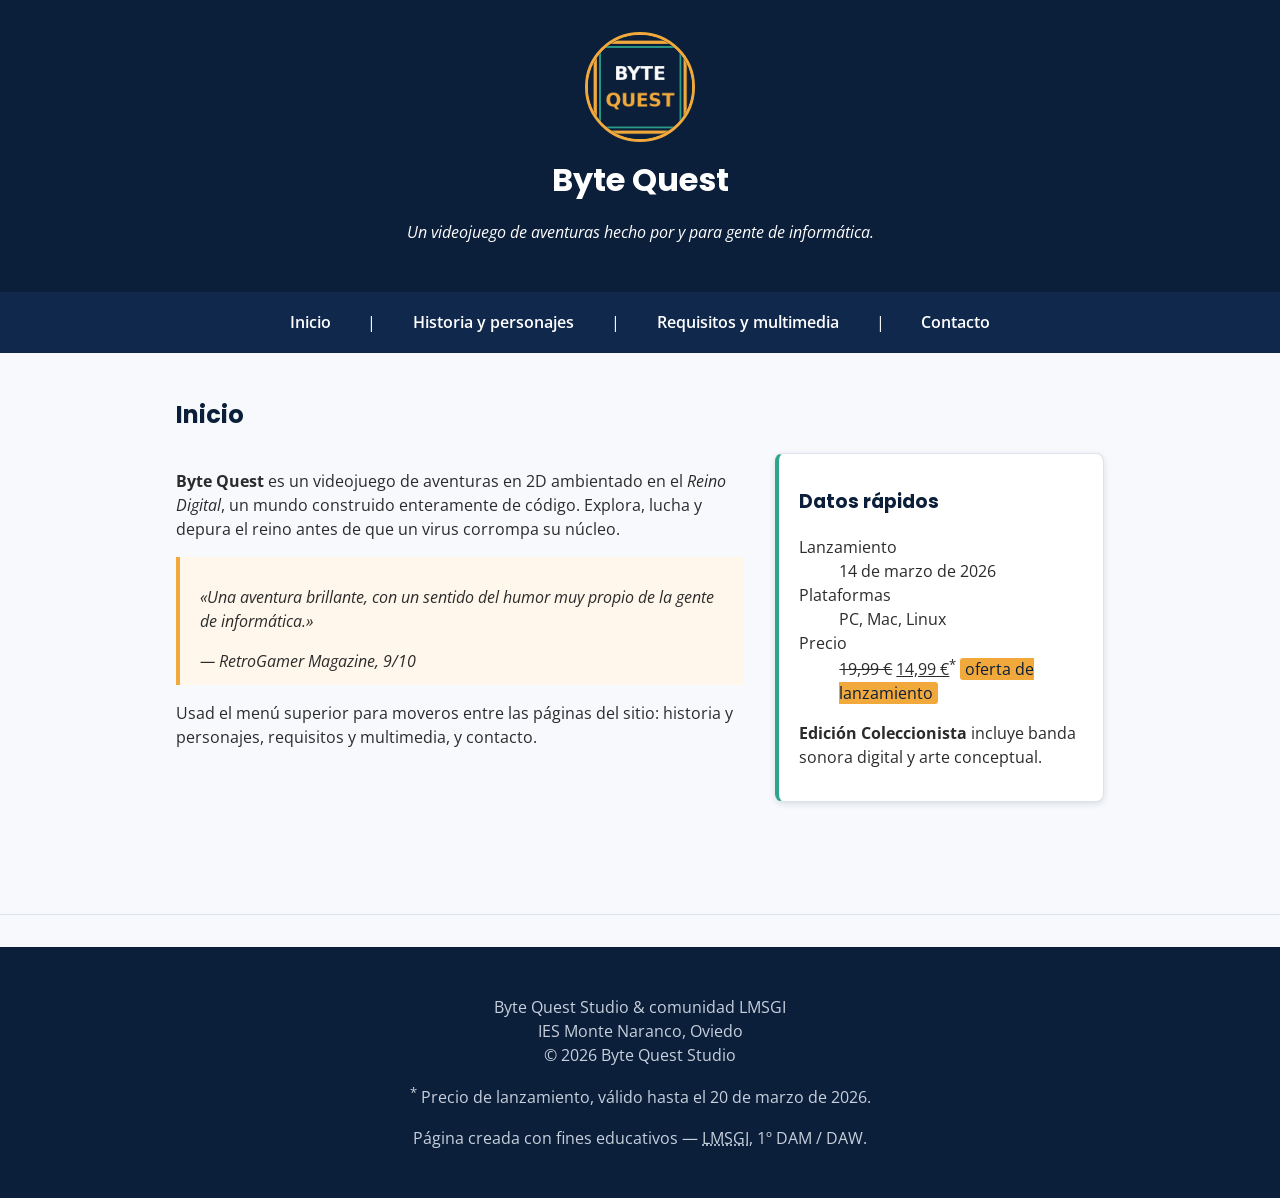
<file: index.html>
<!DOCTYPE html>
<html lang="es">
<head>
  <meta charset="UTF-8">
  <meta name="viewport" content="width=device-width, initial-scale=1">
  <meta name="description" content="Byte Quest: videojuego de aventuras ambientado en el Reino Digital. Sitio oficial en varias páginas.">
  <title>Byte Quest — Inicio</title>
  <link rel="icon" href="images/logo-bytequest.png">
  <link rel="stylesheet" href="css/estilos.css">
</head>
<body>

  <header id="cabecera">
    <img src="images/logo-bytequest.png" alt="Logotipo de Byte Quest" width="110" height="110" class="logo">
    <h1>Byte Quest</h1>
    <p><em>Un videojuego de aventuras hecho por y para gente de informática.</em></p>
  </header>

  <nav class="menu" id="menu-principal">
    <a href="index.html">Inicio</a> |
    <a href="html/historia.html">Historia y personajes</a> |
    <a href="html/requisitos.html">Requisitos y multimedia</a> |
    <a href="html/contacto.html">Contacto</a>
  </nav>

  <main>
    <section id="inicio">
      <h2>Inicio</h2>
      <div class="layout-inicio">
        <article class="articulo-principal">
          <p>
            <strong>Byte Quest</strong> es un videojuego de aventuras en 2D
            ambientado en el <em>Reino Digital</em>, un mundo construido
            enteramente de código. Explora, lucha y depura el reino antes
            de que un virus corrompa su núcleo.
          </p>
          <blockquote>
            <p>«Una aventura brillante, con un sentido del humor muy propio
            de la gente de informática.»</p>
            <cite>— RetroGamer Magazine, 9/10</cite>
          </blockquote>
          <p>Usad el menú superior para moveros entre las páginas del sitio:
          historia y personajes, requisitos y multimedia, y contacto.</p>
        </article>
        <aside class="datos-rapidos">
          <h3>Datos rápidos</h3>
          <dl>
            <dt>Lanzamiento</dt>
            <dd>14 de marzo de 2026</dd>
            <dt>Plataformas</dt>
            <dd>PC, Mac, Linux</dd>
            <dt>Precio</dt>
            <dd><del>19,99&nbsp;&euro;</del> <ins>14,99&nbsp;&euro;</ins><sup>*</sup> <mark>oferta de lanzamiento</mark></dd>
          </dl>
          <p><b>Edición Coleccionista</b> incluye banda sonora digital y arte conceptual.</p>
        </aside>
      </div>
    </section>
  </main>

  <hr>

  <footer id="pie">
    <p>Byte Quest Studio &amp; comunidad LMSGI<br>
    IES Monte Naranco, Oviedo<br>
    &copy; 2026 Byte Quest Studio</p>
    <p><sup>*</sup> Precio de lanzamiento, válido hasta el 20 de marzo de 2026.</p>
    <p>Página creada con fines educativos — <abbr title="Lenguajes de Marcas y Sistemas de Gestión de Información">LMSGI</abbr>, 1&ordm; DAM / DAW.</p>
  </footer>

</body>
</html>
</file>
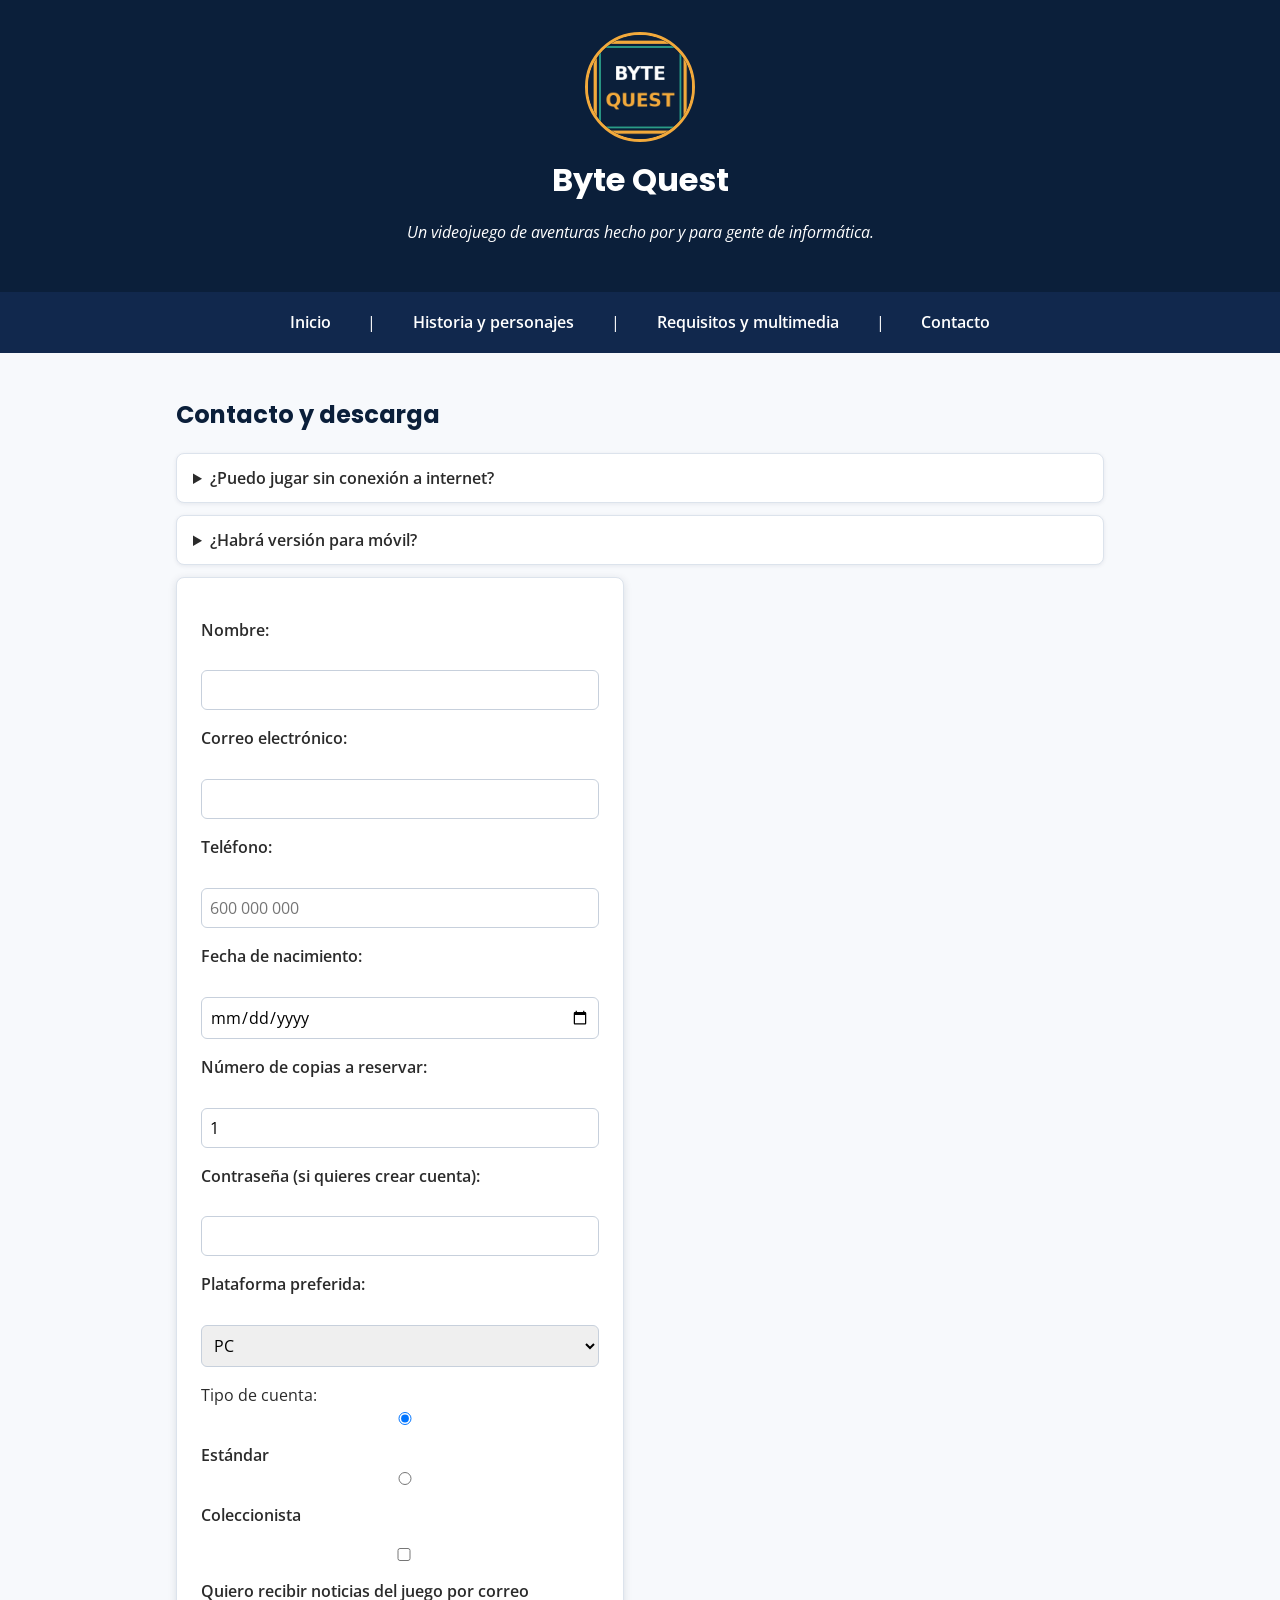
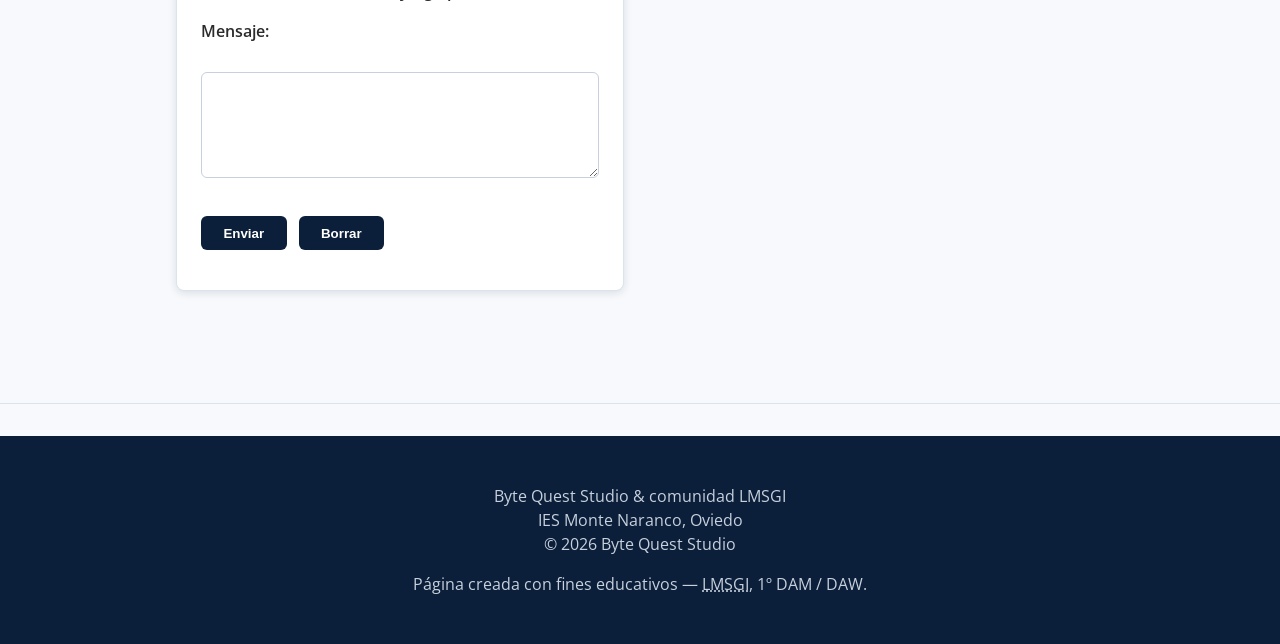
<file: html/contacto.html>
<!DOCTYPE html>
<html lang="es">
<head>
  <meta charset="UTF-8">
  <meta name="viewport" content="width=device-width, initial-scale=1">
  <meta name="description" content="Byte Quest: preguntas frecuentes y formulario de contacto y reserva.">
  <title>Byte Quest — Contacto</title>
  <link rel="icon" href="../images/logo-bytequest.png">
  <link rel="stylesheet" href="../css/estilos.css">
</head>
<body>

  <header id="cabecera">
    <img src="../images/logo-bytequest.png" alt="Logotipo de Byte Quest" width="110" height="110" class="logo">
    <h1>Byte Quest</h1>
    <p><em>Un videojuego de aventuras hecho por y para gente de informática.</em></p>
  </header>

  <nav class="menu" id="menu-principal">
    <a href="../index.html">Inicio</a> |
    <a href="historia.html">Historia y personajes</a> |
    <a href="requisitos.html">Requisitos y multimedia</a> |
    <a href="contacto.html">Contacto</a>
  </nav>

  <main>
    <section id="contacto">
      <h2>Contacto y descarga</h2>

      <details>
        <summary>¿Puedo jugar sin conexión a internet?</summary>
        <p>Sí, Byte Quest es un juego para un solo jugador y no necesita
        conexión, salvo para las actualizaciones.</p>
      </details>
      <details>
        <summary>¿Habrá versión para móvil?</summary>
        <p>Está prevista una versión para Android e iOS a finales de 2026.</p>
      </details>

      <form action="/contacto" method="post" id="formulario-contacto">
        <p>
          <label for="nombre">Nombre:</label><br>
          <input type="text" id="nombre" name="nombre" required>
        </p>
        <p>
          <label for="email">Correo electrónico:</label><br>
          <input type="email" id="email" name="email" required>
        </p>
        <p>
          <label for="telefono">Teléfono:</label><br>
          <input type="tel" id="telefono" name="telefono" placeholder="600 000 000">
        </p>
        <p>
          <label for="nacimiento">Fecha de nacimiento:</label><br>
          <input type="date" id="nacimiento" name="nacimiento">
        </p>
        <p>
          <label for="copias">Número de copias a reservar:</label><br>
          <input type="number" id="copias" name="copias" min="1" max="5" value="1">
        </p>
        <p>
          <label for="password">Contraseña (si quieres crear cuenta):</label><br>
          <input type="password" id="password" name="password">
        </p>
        <p>
          <label for="plataforma">Plataforma preferida:</label><br>
          <select id="plataforma" name="plataforma">
            <option value="pc">PC</option>
            <option value="mac">Mac</option>
            <option value="linux">Linux</option>
          </select>
        </p>
        <p>
          Tipo de cuenta:<br>
          <input type="radio" id="estandar" name="cuenta" value="estandar" checked>
          <label for="estandar">Estándar</label>
          <input type="radio" id="coleccionista" name="cuenta" value="coleccionista">
          <label for="coleccionista">Coleccionista</label>
        </p>
        <p>
          <input type="checkbox" id="newsletter" name="newsletter">
          <label for="newsletter">Quiero recibir noticias del juego por correo</label>
        </p>
        <p>
          <label for="mensaje">Mensaje:</label><br>
          <textarea id="mensaje" name="mensaje" rows="4" cols="40"></textarea>
        </p>
        <p>
          <button type="submit">Enviar</button>
          <button type="reset">Borrar</button>
        </p>
      </form>
    </section>
  </main>

  <hr>

  <footer id="pie">
    <p>Byte Quest Studio &amp; comunidad LMSGI<br>
    IES Monte Naranco, Oviedo<br>
    &copy; 2026 Byte Quest Studio</p>
    <p>Página creada con fines educativos — <abbr title="Lenguajes de Marcas y Sistemas de Gestión de Información">LMSGI</abbr>, 1&ordm; DAM / DAW.</p>
  </footer>

</body>
</html>
</file>
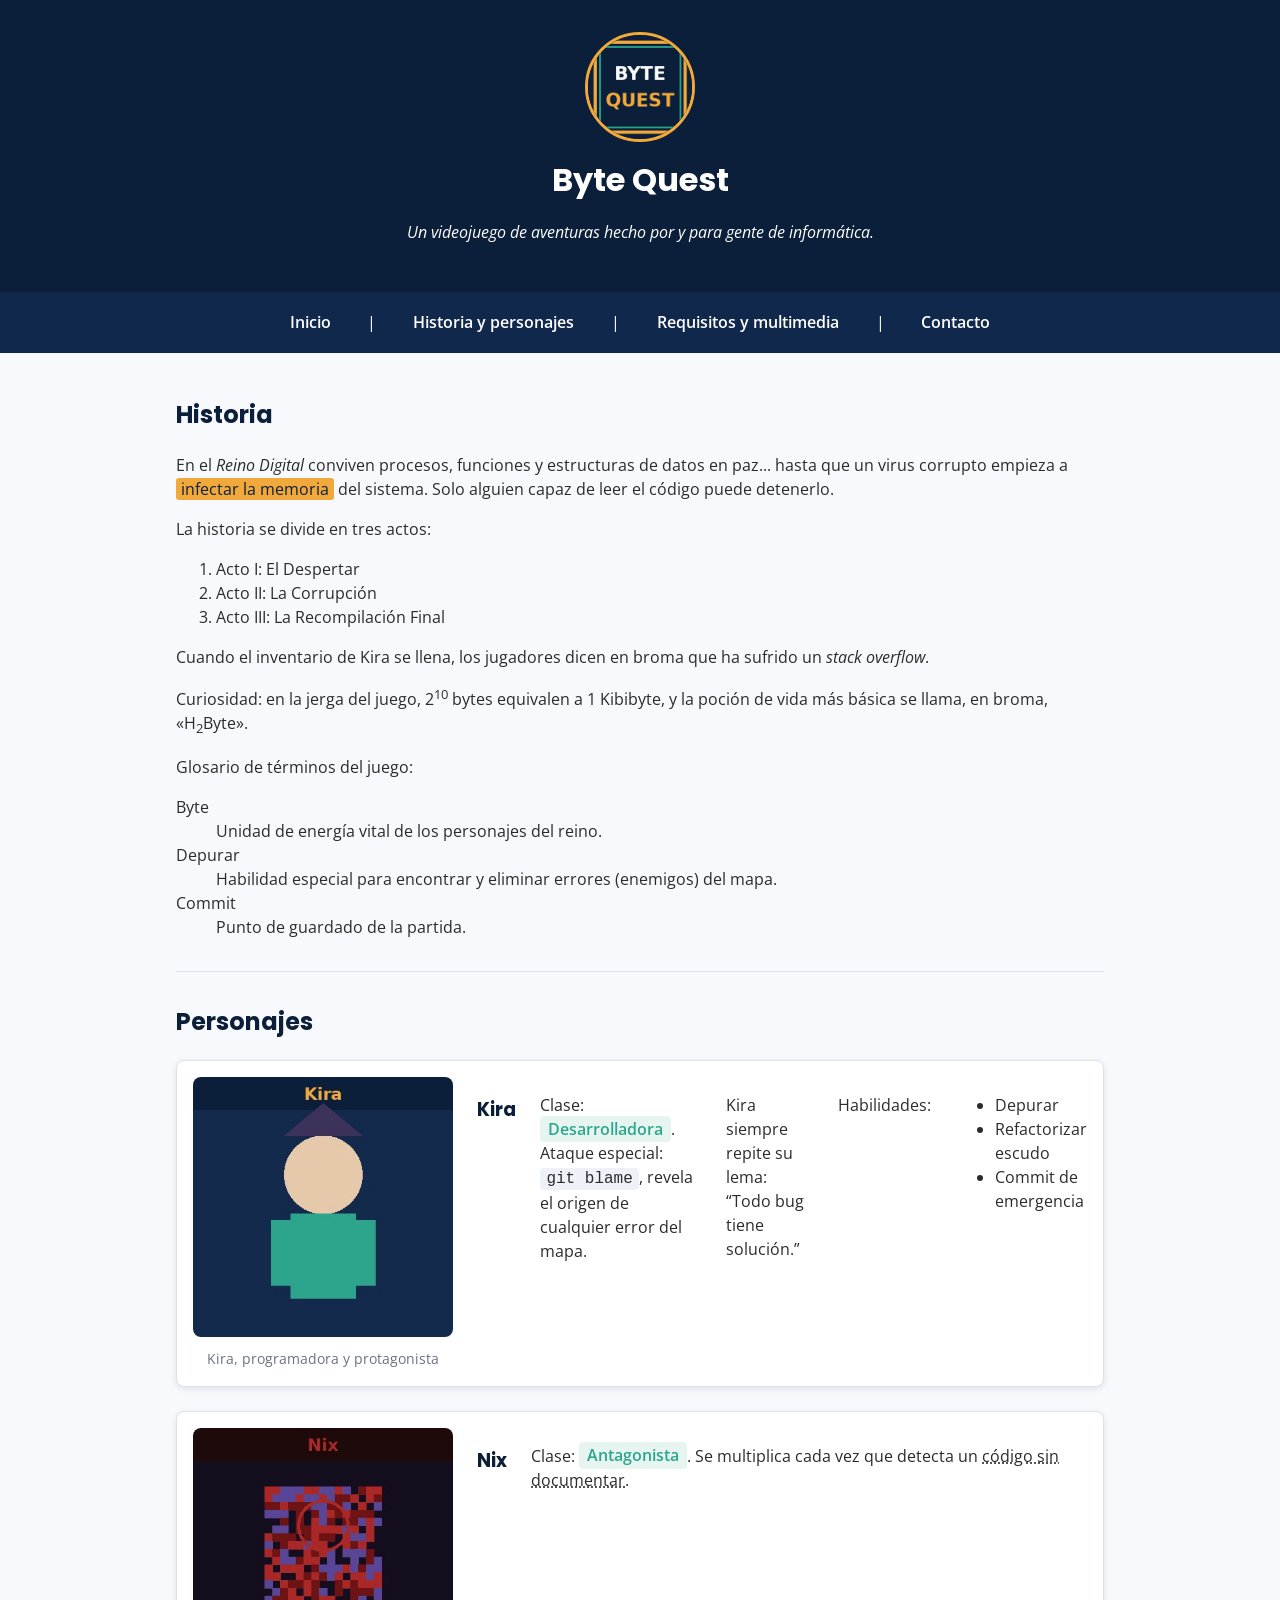
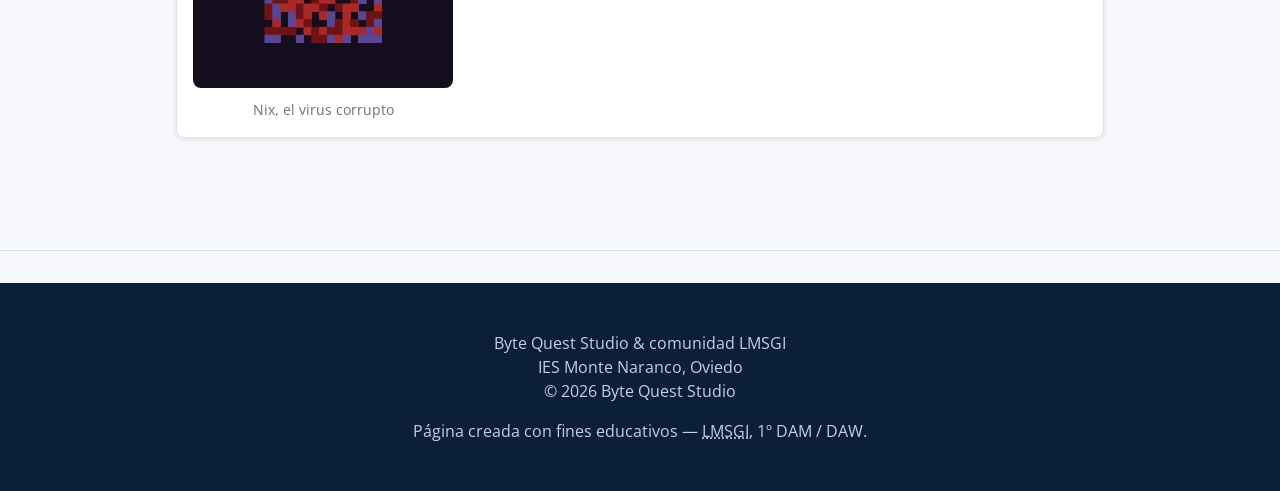
<file: html/historia.html>
<!DOCTYPE html>
<html lang="es">
<head>
  <meta charset="UTF-8">
  <meta name="viewport" content="width=device-width, initial-scale=1">
  <meta name="description" content="Byte Quest: historia del Reino Digital y los personajes principales, Kira y Nix.">
  <title>Byte Quest — Historia y personajes</title>
  <link rel="icon" href="../images/logo-bytequest.png">
  <link rel="stylesheet" href="../css/estilos.css">
</head>
<body>

  <header id="cabecera">
    <img src="../images/logo-bytequest.png" alt="Logotipo de Byte Quest" width="110" height="110" class="logo">
    <h1>Byte Quest</h1>
    <p><em>Un videojuego de aventuras hecho por y para gente de informática.</em></p>
  </header>

  <nav class="menu" id="menu-principal">
    <a href="../index.html">Inicio</a> |
    <a href="historia.html">Historia y personajes</a> |
    <a href="requisitos.html">Requisitos y multimedia</a> |
    <a href="contacto.html">Contacto</a>
  </nav>

  <main>
    <section id="historia">
      <h2>Historia</h2>
      <p>En el <em>Reino Digital</em> conviven procesos, funciones y
      estructuras de datos en paz... hasta que un virus corrupto empieza a
      <mark>infectar la memoria</mark> del sistema. Solo alguien capaz de
      leer el código puede detenerlo.</p>

      <p>La historia se divide en tres actos:</p>
      <ol>
        <li>Acto I: El Despertar</li>
        <li>Acto II: La Corrupción</li>
        <li>Acto III: La Recompilación Final</li>
      </ol>

      <p>Cuando el inventario de Kira se llena, los jugadores dicen en
      broma que ha sufrido un <i>stack overflow</i>.</p>

      <p>Curiosidad: en la jerga del juego, 2<sup>10</sup> bytes equivalen
      a 1 Kibibyte, y la poción de vida más básica se llama, en broma,
      «H<sub>2</sub>Byte».</p>

      <p>Glosario de términos del juego:</p>
      <dl>
        <dt>Byte</dt>
        <dd>Unidad de energía vital de los personajes del reino.</dd>
        <dt>Depurar</dt>
        <dd>Habilidad especial para encontrar y eliminar errores (enemigos) del mapa.</dd>
        <dt>Commit</dt>
        <dd>Punto de guardado de la partida.</dd>
      </dl>
    </section>

    <hr>

    <section id="personajes">
      <h2>Personajes</h2>

      <article class="personaje" id="kira">
        <figure>
          <img src="../images/heroina.jpg" alt="Retrato de Kira, la protagonista" width="260" height="260">
          <figcaption>Kira, programadora y protagonista</figcaption>
        </figure>
        <h3>Kira</h3>
        <p>Clase: <span class="etiqueta-clase">Desarrolladora</span>.
        Ataque especial: <code>git blame</code>, revela el origen de
        cualquier error del mapa.</p>
        <p>Kira siempre repite su lema: <q>Todo bug tiene solución.</q></p>
        <p>Habilidades:</p>
        <ul>
          <li>Depurar</li>
          <li>Refactorizar escudo</li>
          <li>Commit de emergencia</li>
        </ul>
      </article>

      <article class="personaje" id="nix">
        <figure>
          <img src="../images/nix.jpg" alt="Retrato de Nix, el virus antagonista" width="260" height="260">
          <figcaption>Nix, el virus corrupto</figcaption>
        </figure>
        <h3>Nix</h3>
        <p>Clase: <span class="etiqueta-clase">Antagonista</span>.
        Se multiplica cada vez que detecta un <abbr title="Bloque de código sin comentar">código sin documentar</abbr>.</p>
      </article>
    </section>
  </main>

  <hr>

  <footer id="pie">
    <p>Byte Quest Studio &amp; comunidad LMSGI<br>
    IES Monte Naranco, Oviedo<br>
    &copy; 2026 Byte Quest Studio</p>
    <p>Página creada con fines educativos — <abbr title="Lenguajes de Marcas y Sistemas de Gestión de Información">LMSGI</abbr>, 1&ordm; DAM / DAW.</p>
  </footer>

</body>
</html>
</file>
<file: css/estilos.css>
/* ============================================================
   Byte Quest — estilos.css
   CSS acorde a lo estudiado en LMSGI UT2: hoja externa, selectores
   de etiqueta/clase/id/descendiente, pseudo-clases, modelo de caja,
   bordes y sombras, colores y fondos, tablas, unidades relativas,
   posicionamiento (sticky) y Flexbox para el menú.
   ============================================================ */

@import url('https://fonts.googleapis.com/css2?family=Poppins:wght@600;700&family=Open+Sans:wght@400;600&display=swap');

* {
  box-sizing: border-box;
}

body {
  margin: 0;
  font-family: 'Open Sans', Arial, sans-serif;
  color: #2B2B2B;
  background-color: #F7F9FC;
  line-height: 1.5;
}

h1, h2, h3 {
  font-family: 'Poppins', 'Segoe UI', sans-serif;
  color: #0B1F3A;
}

a {
  color: #0B1F3A;
  text-decoration: none;
}

a:hover {
  color: #F2A93B;
  text-decoration: underline;
}

/* ===== Cabecera ===== */
header#cabecera {
  background-color: #0B1F3A;
  color: #FFFFFF;
  text-align: center;
  padding: 2rem 1rem;
}

header#cabecera h1 {
  color: #FFFFFF;
  margin: 0.5rem 0 0;
}

.logo {
  border-radius: 50%;
  border: 3px solid #F2A93B;
}

/* ===== Menú: Flexbox + posicionamiento sticky ===== */
nav.menu {
  display: flex;
  flex-wrap: wrap;
  align-items: center;
  justify-content: center;
  gap: 0.5rem 1.5rem;
  background-color: #11284D;
  color: #FFFFFF;
  padding: 0.75rem 1rem;
  position: sticky;
  top: 0;
}

nav.menu a {
  color: #FFFFFF;
  font-weight: 600;
  padding: 0.4rem 0.8rem;
  border-radius: 6px;
}

nav.menu a:hover {
  background-color: #F2A93B;
  color: #0B1F3A;
  text-decoration: none;
}

/* ===== Layout principal ===== */
main {
  max-width: 60rem;
  margin: 0 auto;
  padding: 1.5rem 1rem 3rem;
}

section {
  margin-bottom: 2rem;
}

hr {
  border: none;
  border-top: 1px solid #DCE3EC;
  margin: 2rem 0;
}

/* Inicio: dos columnas con Flexbox */
.layout-inicio {
  display: flex;
  flex-wrap: wrap;
  gap: 2rem;
  align-items: flex-start;
}

.articulo-principal {
  flex: 2;
  min-width: 16rem;
}

.datos-rapidos {
  flex: 1;
  min-width: 14rem;
  background-color: #FFFFFF;
  border: 1px solid #DCE3EC;
  border-left: 4px solid #2DA58D;
  border-radius: 8px;
  padding: 1rem 1.25rem;
  box-shadow: 0 2px 6px rgba(11, 31, 58, 0.12);
}

blockquote {
  margin: 1rem 0;
  padding: 0.75rem 1.25rem;
  border-left: 4px solid #F2A93B;
  background-color: #FFF7EB;
  font-style: italic;
}

mark {
  background-color: #F2A93B;
  color: #0B1F3A;
  padding: 0 0.3rem;
  border-radius: 3px;
}

/* Personajes */
.personaje {
  display: flex;
  gap: 1.5rem;
  align-items: flex-start;
  background-color: #FFFFFF;
  border: 1px solid #DCE3EC;
  border-radius: 8px;
  padding: 1rem;
  margin-bottom: 1.5rem;
  box-shadow: 0 2px 6px rgba(11, 31, 58, 0.1);
}

.personaje:hover {
  border-color: #2DA58D;
  box-shadow: 0 4px 10px rgba(45, 165, 141, 0.25);
}

.personaje figure {
  margin: 0;
  text-align: center;
}

.personaje img {
  border-radius: 8px;
}

.personaje figcaption {
  font-size: 0.85rem;
  color: #6B7280;
  margin-top: 0.4rem;
}

.etiqueta-clase {
  background-color: #E7F5F1;
  color: #2DA58D;
  padding: 0.15rem 0.5rem;
  border-radius: 4px;
  font-weight: 600;
}

/* Capturas */
#capturas figure {
  display: inline-block;
  margin: 0 1rem 1rem 0;
  text-align: center;
}

#capturas img {
  border-radius: 8px;
  border: 1px solid #DCE3EC;
}

/* Tablas */
table {
  width: 100%;
  border-collapse: collapse;
  margin: 1rem 0;
}

caption {
  caption-side: top;
  font-weight: 600;
  margin-bottom: 0.5rem;
  color: #0B1F3A;
}

th, td {
  border: 1px solid #DCE3EC;
  padding: 0.6rem 0.8rem;
  text-align: left;
}

thead th {
  background-color: #0B1F3A;
  color: #FFFFFF;
}

tbody tr:nth-child(even) {
  background-color: #F0F4FA;
}

tbody tr:hover {
  background-color: #FDF0DC;
}

tfoot td {
  font-style: italic;
  color: #6B7280;
}

/* Código */
pre, code, kbd, samp {
  font-family: 'Consolas', 'Courier New', monospace;
}

pre {
  background-color: #0B1F3A;
  color: #F7F9FC;
  padding: 1rem;
  border-radius: 8px;
  overflow-x: auto;
}

code {
  background-color: #EEF2F8;
  padding: 0.1rem 0.4rem;
  border-radius: 4px;
}

pre code {
  background: none;
  padding: 0;
}

kbd {
  background-color: #0B1F3A;
  color: #FFFFFF;
  padding: 0.1rem 0.4rem;
  border-radius: 4px;
}

samp {
  color: #2DA58D;
}

/* Formulario */
form {
  background-color: #FFFFFF;
  border: 1px solid #DCE3EC;
  border-radius: 8px;
  padding: 1.5rem;
  max-width: 28rem;
  box-shadow: 0 2px 8px rgba(11, 31, 58, 0.12);
}

form label {
  font-weight: 600;
  display: block;
  margin-top: 0.75rem;
}

form input,
form select,
form textarea {
  width: 100%;
  padding: 0.5rem;
  margin-top: 0.3rem;
  border: 1px solid #C7D0DC;
  border-radius: 6px;
  font-family: inherit;
  font-size: 1rem;
}

form input:focus,
form select:focus,
form textarea:focus {
  outline: 3px solid #2DA58D;
  outline-offset: 1px;
}

form button {
  margin-top: 1rem;
  margin-right: 0.5rem;
  padding: 0.6rem 1.4rem;
  border: none;
  border-radius: 6px;
  background-color: #0B1F3A;
  color: #FFFFFF;
  font-weight: 600;
  cursor: pointer;
}

form button:hover {
  background-color: #F2A93B;
  color: #0B1F3A;
}

details {
  background-color: #FFFFFF;
  border: 1px solid #DCE3EC;
  border-radius: 8px;
  padding: 0.75rem 1rem;
  margin-bottom: 0.75rem;
  box-shadow: 0 1px 4px rgba(11, 31, 58, 0.08);
}

summary {
  font-weight: 600;
  cursor: pointer;
}

/* Pie */
footer#pie {
  background-color: #0B1F3A;
  color: #C7D0DC;
  padding: 2rem 1rem;
  text-align: center;
}

footer#pie h3 {
  color: #FFFFFF;
}

footer#pie table {
  max-width: 28rem;
  margin: 1rem auto;
  color: #2B2B2B;
  background-color: #FFFFFF;
}

footer#pie a {
  color: #F2A93B;
}
</file>
